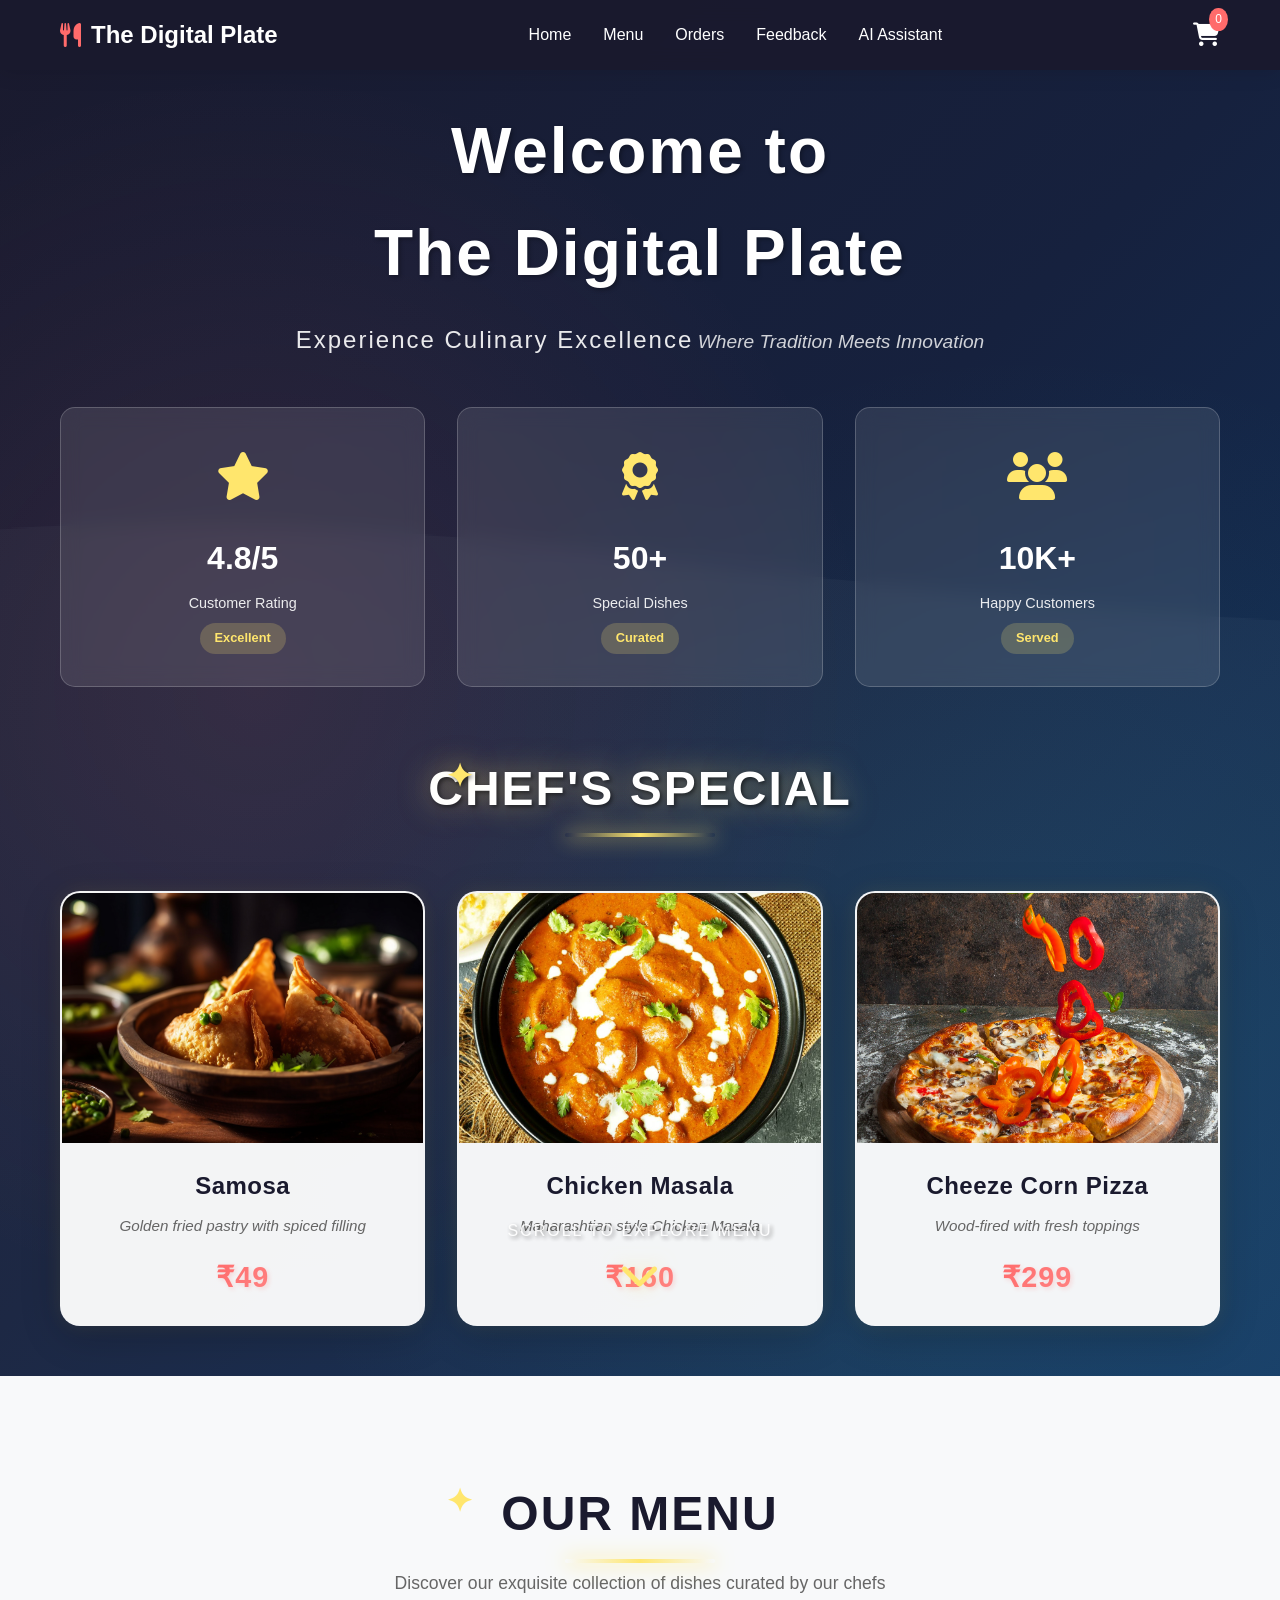
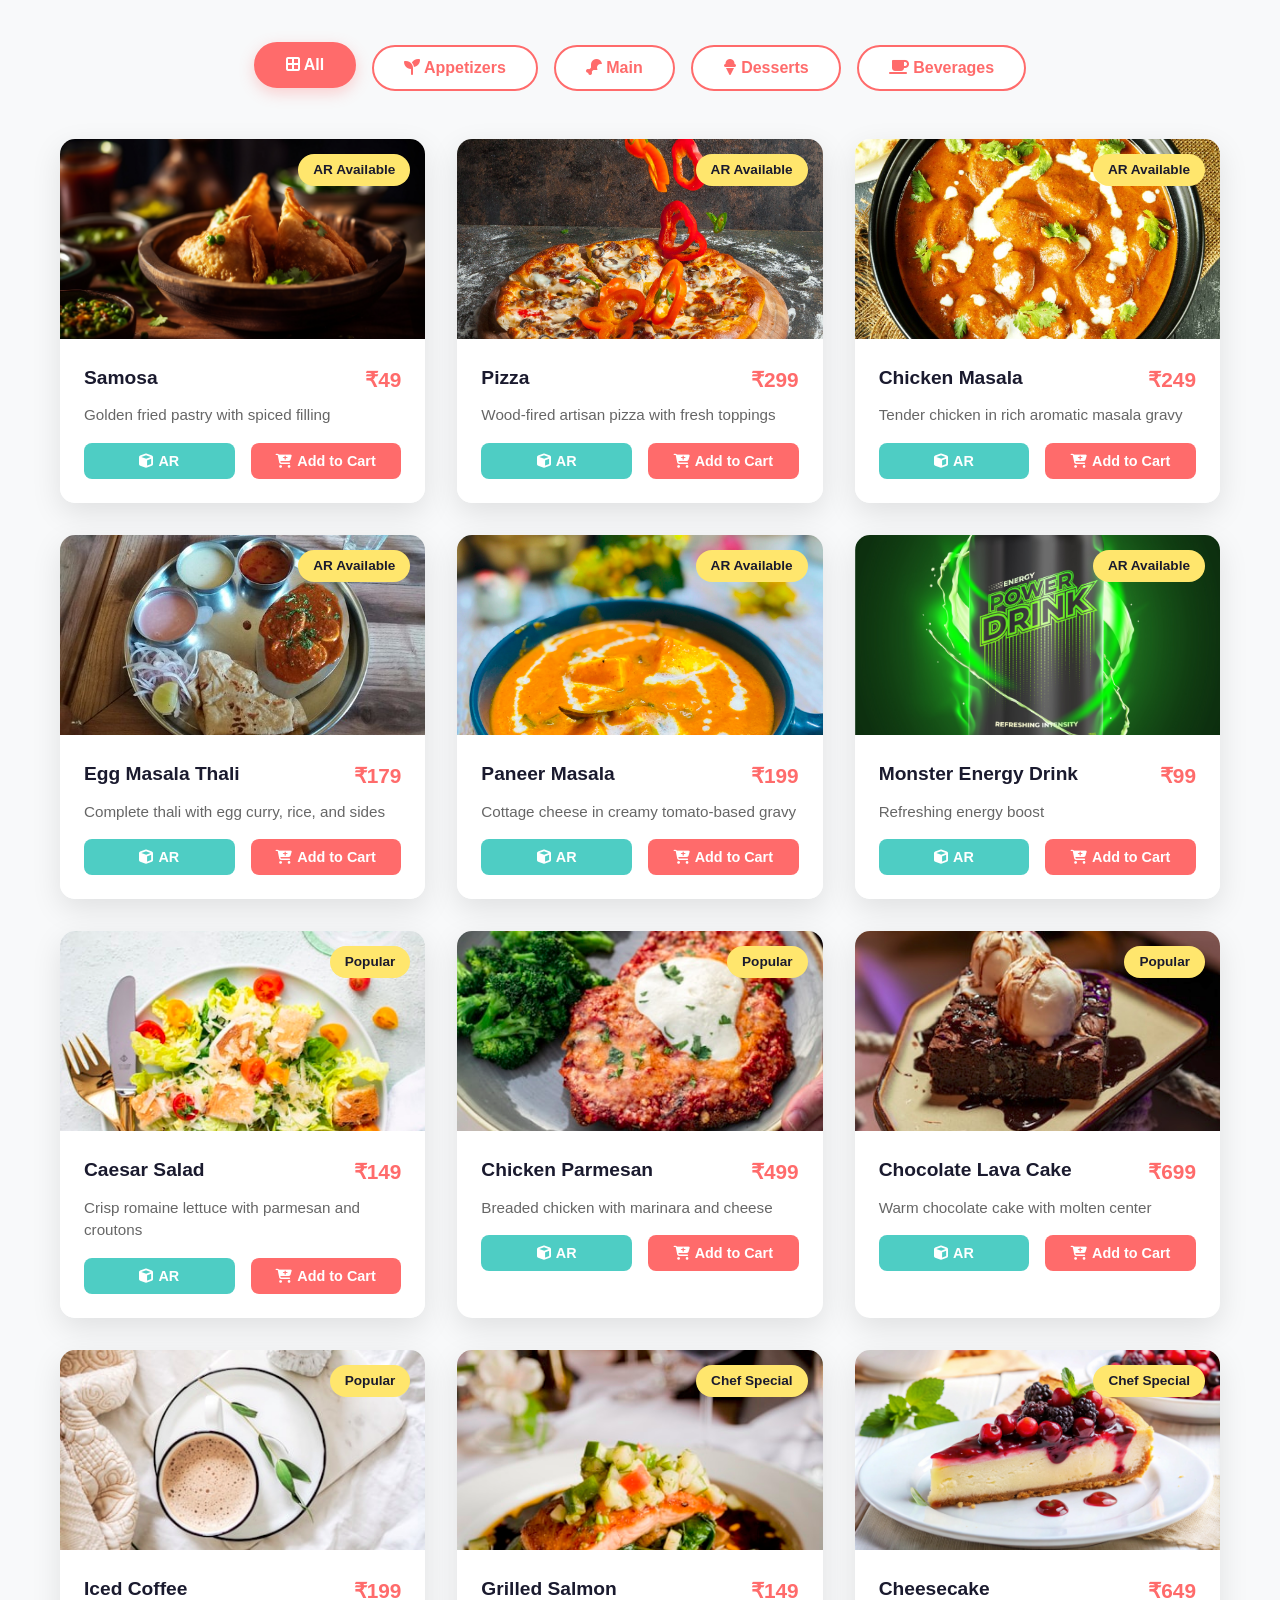
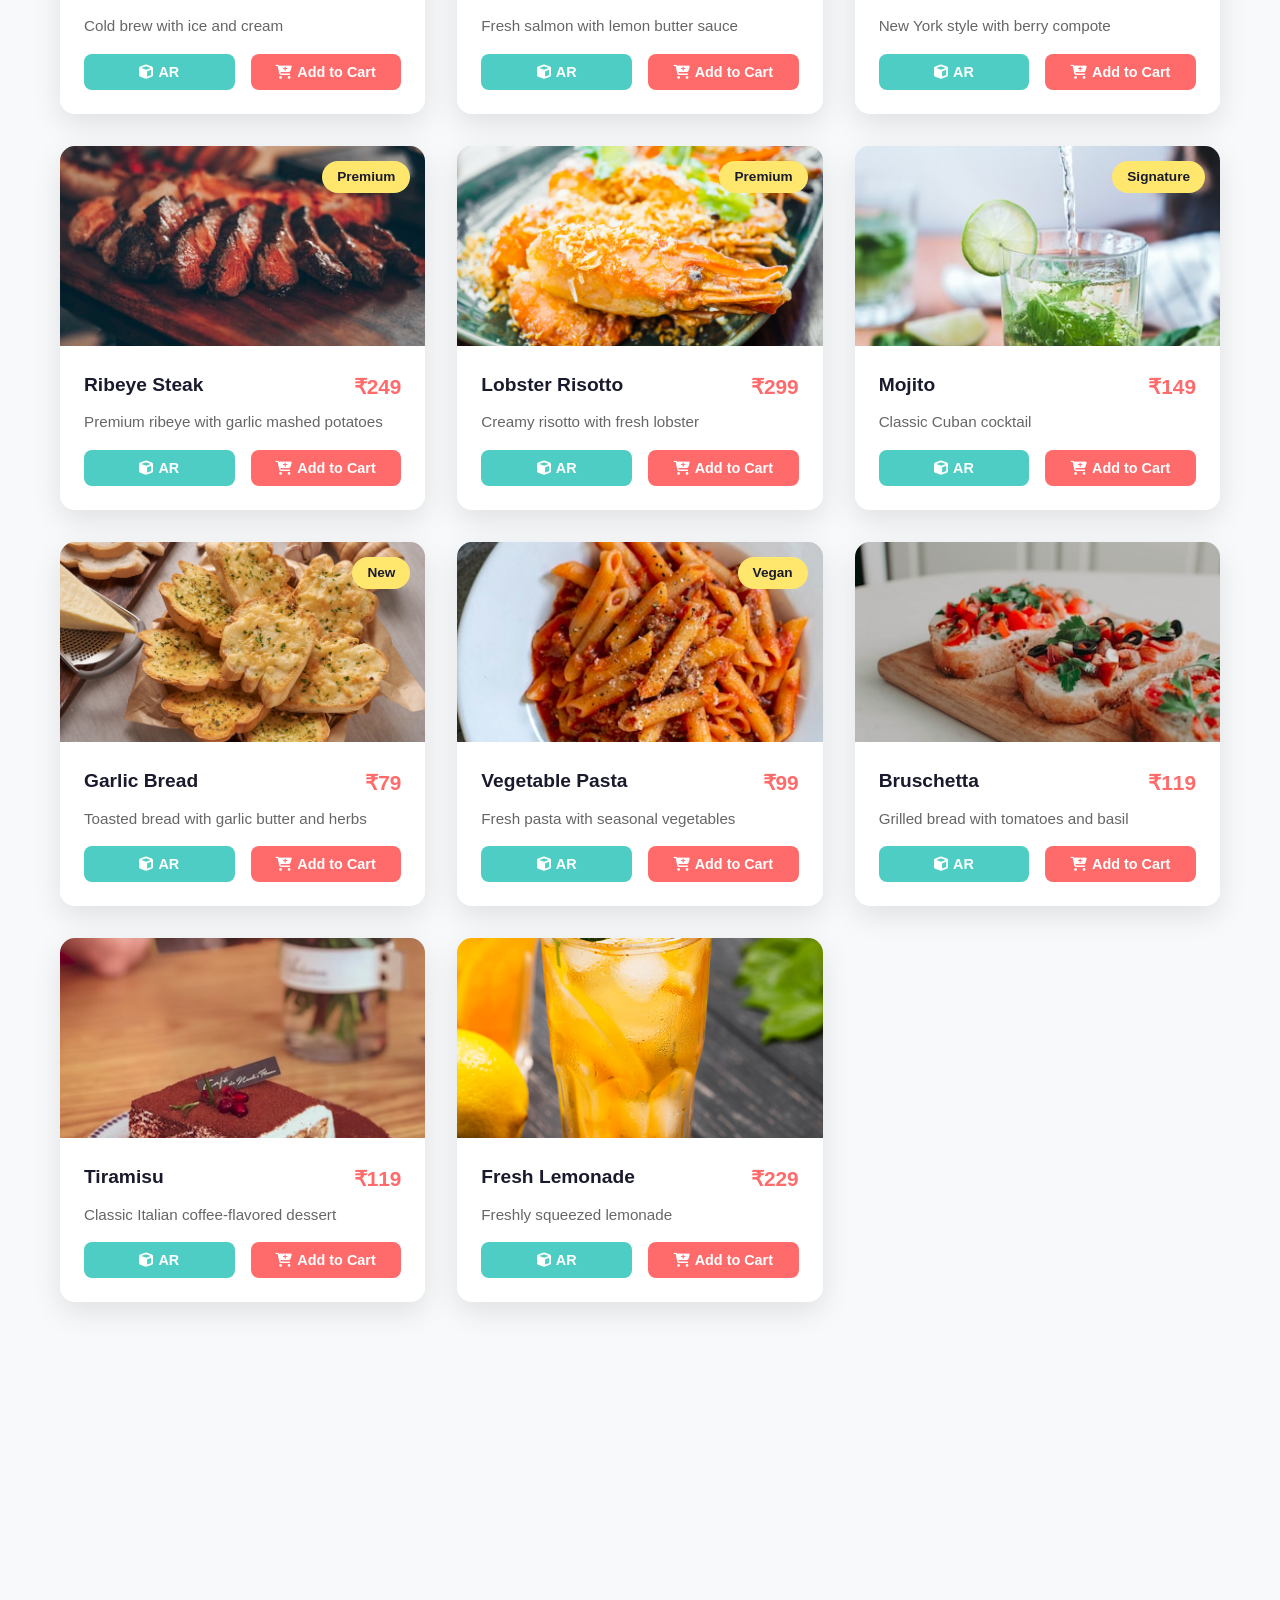
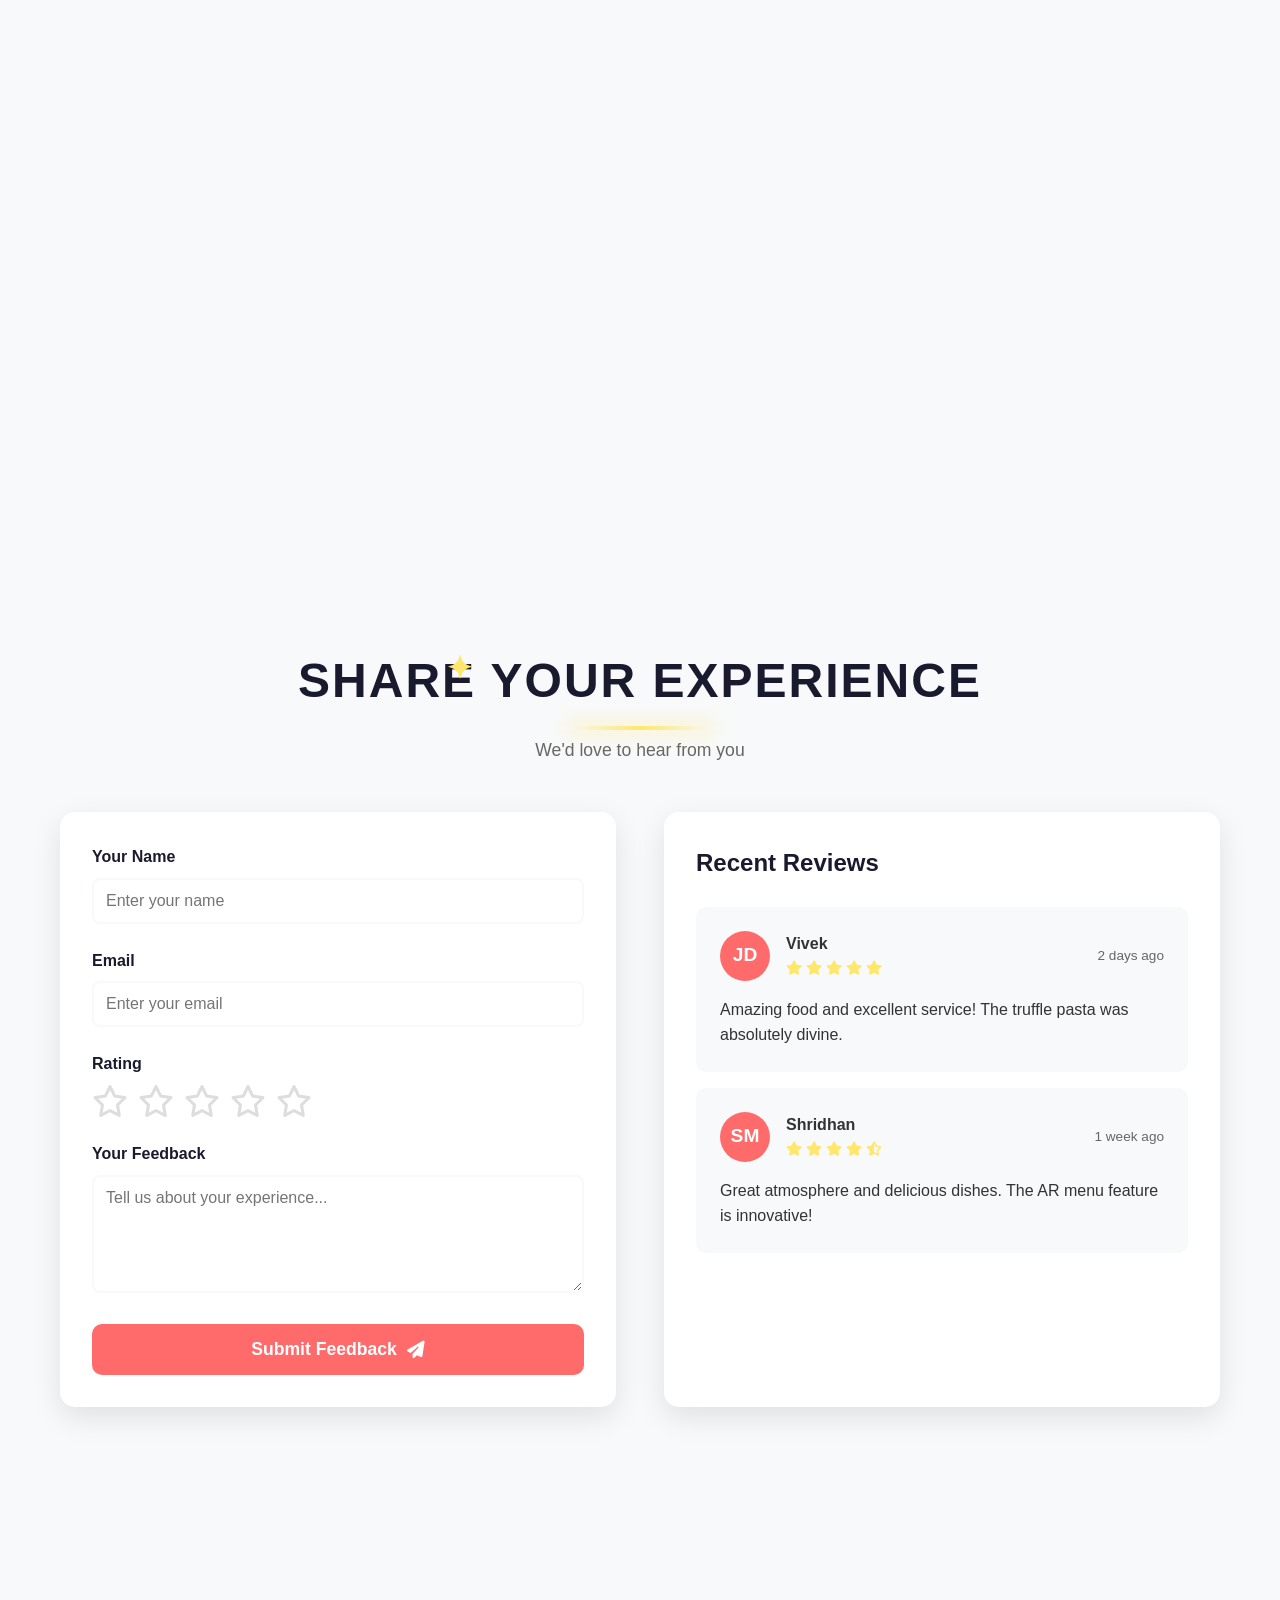
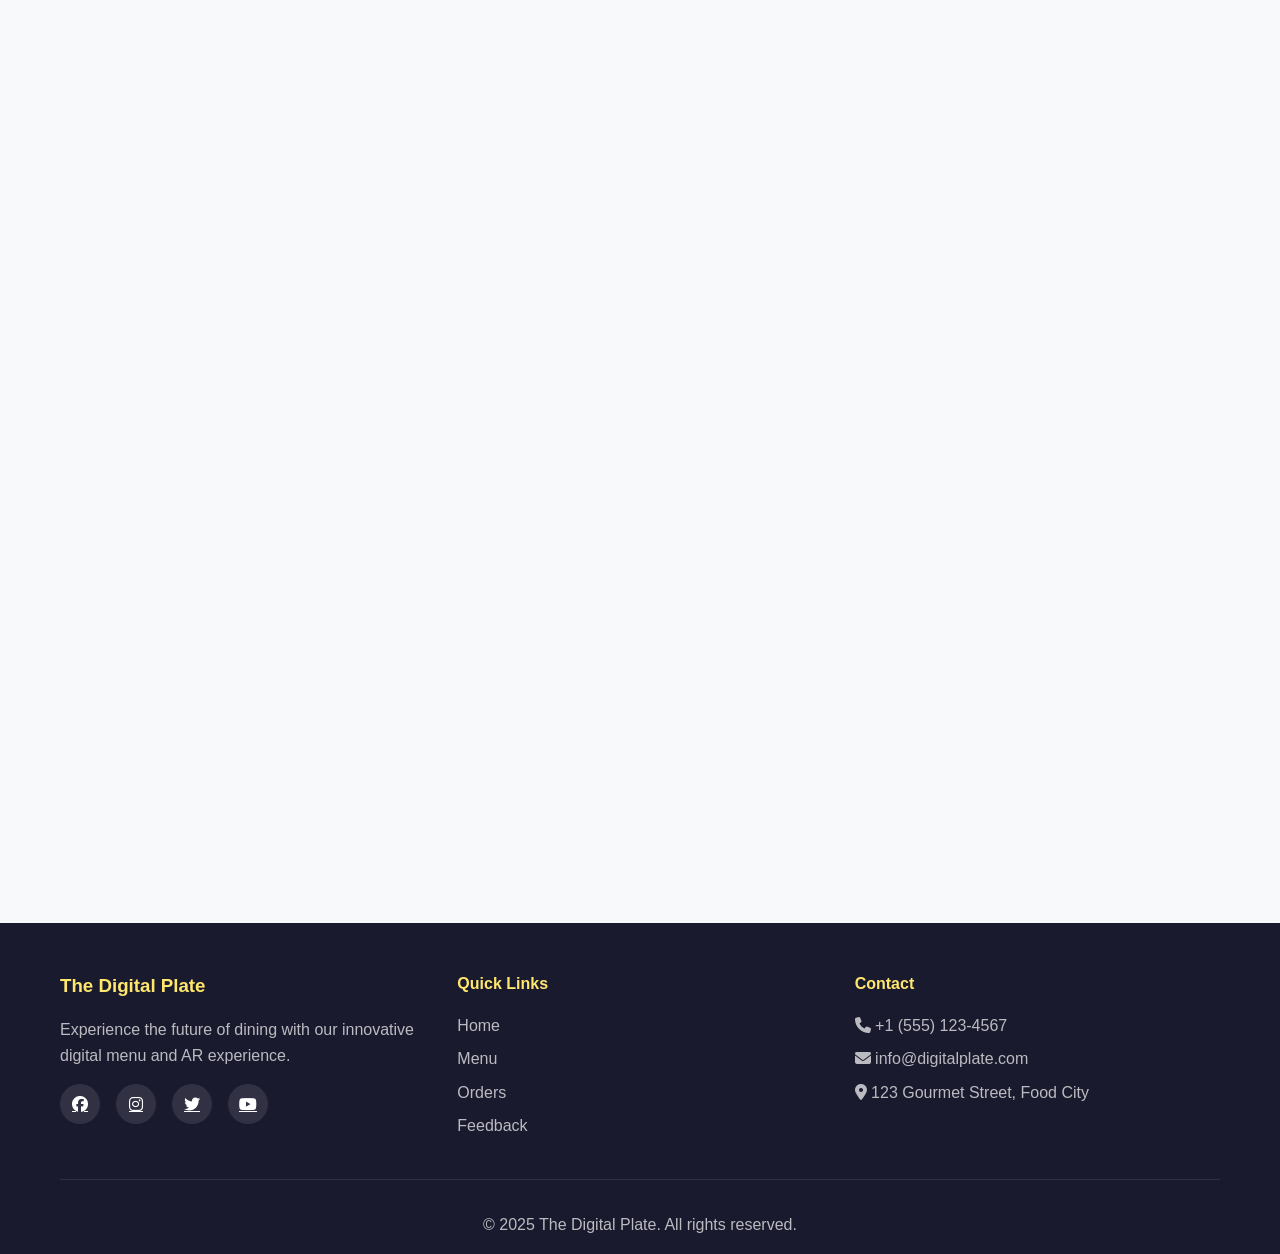
<file: index.html>
<!DOCTYPE html>
<html lang="en">
<head>
    <meta charset="UTF-8">
    <meta name="viewport" content="width=device-width, initial-scale=1.0, maximum-scale=5.0, user-scalable=yes">
    <meta name="theme-color" content="#1a1a2e">
    <title>The Digital Plate - Premium Dining Experience</title>
    <link rel="stylesheet" href="styles.css">
    <link rel="stylesheet" href="https://cdnjs.cloudflare.com/ajax/libs/font-awesome/6.4.0/css/all.min.css">
</head>
<body>
    <!-- Navigation -->
    <nav class="navbar">
        <div class="nav-container">
            <div class="logo">
                <i class="fas fa-utensils"></i>
                <span>The Digital Plate</span>
            </div>
            <button class="mobile-menu-toggle" id="mobileMenuToggle">
                <i class="fas fa-bars"></i>
            </button>
            <ul class="nav-menu" id="navMenu">
                <li><a href="#home" class="nav-link">Home</a></li>
                <li><a href="#menu" class="nav-link">Menu</a></li>
                <li><a href="#order" class="nav-link">Orders</a></li>
                <li><a href="#feedback" class="nav-link">Feedback</a></li>
                <li><a href="#ai-agent" class="nav-link">AI Assistant</a></li>
            </ul>
            <div class="cart-icon">
                <i class="fas fa-shopping-cart"></i>
                <span class="cart-count">0</span>
            </div>
        </div>
    </nav>

    <!-- Hero Section -->
    <section id="home" class="hero-section">
        <div class="hero-overlay"></div>
        <div class="hero-content">
            <h1 class="hero-title">
                <span class="text-reveal">Welcome to</span>
                <span class="text-reveal delay-1">The Digital Plate</span>
            </h1>
            <p class="hero-subtitle text-reveal delay-2">Experience Culinary Excellence</p>
            <p class="hero-tagline text-reveal delay-3">Where Tradition Meets Innovation</p>
            
            <!-- Hotel Info Cards -->
            <div class="info-cards">
                <div class="info-card fade-in-up delay-4">
                    <div class="info-icon">
                        <i class="fas fa-star"></i>
                    </div>
                    <h3>4.8/5</h3>
                    <p>Customer Rating</p>
                    <span class="info-badge">Excellent</span>
                </div>
                <div class="info-card fade-in-up delay-5">
                    <div class="info-icon">
                        <i class="fas fa-award"></i>
                    </div>
                    <h3>50+</h3>
                    <p>Special Dishes</p>
                    <span class="info-badge">Curated</span>
                </div>
                <div class="info-card fade-in-up delay-6">
                    <div class="info-icon">
                        <i class="fas fa-users"></i>
                    </div>
                    <h3>10K+</h3>
                    <p>Happy Customers</p>
                    <span class="info-badge">Served</span>
                </div>
            </div>

            <!-- Special Dishes Showcase -->
            <div class="special-dishes">
                <h2 class="section-title fade-in">Chef's Special</h2>
                <div class="dishes-grid">
                    <div class="dish-card">
                        <div class="dish-image">
                            <img src="images/samosa.jpg" alt="Samosa">
                            <div class="dish-overlay">
                                <button class="btn-view-ar" data-dish="Samosa">
                                    <i class="fas fa-cube"></i> View in AR
                                </button>
                            </div>
                        </div>
                        <div class="dish-info">
                            <h3>Samosa</h3>
                            <p>Golden fried pastry with spiced filling</p>
                            <span class="price">₹49</span>
                        </div>
                    </div>
                    <div class="dish-card">
                        <div class="dish-image">
                            <img src="images/Chicken_Masala.png" alt="Chicken_Masala">
                            <div class="dish-overlay">
                                <button class="btn-view-ar" data-dish="Chicken_Masala">
                                    <i class="fas fa-cube"></i> View in AR
                                </button>
                            </div>
                        </div>
                        <div class="dish-info">
                            <h3>Chicken Masala</h3>
                            <p>Maharashtian style Chicken Masala</p>
                            <span class="price">₹160</span>
                        </div>
                    </div>
                    <div class="dish-card">
                        <div class="dish-image">
                            <img src="images/pizza.jpg" alt="Pizza">
                            <div class="dish-overlay">
                                <button class="btn-view-ar" data-dish="Pizza">
                                    <i class="fas fa-cube"></i> View in AR
                                </button>
                            </div>
                        </div>
                        <div class="dish-info">
                            <h3>Cheeze Corn Pizza</h3>
                            <p>Wood-fired with fresh toppings</p>
                            <span class="price">₹299</span>
                        </div>
                    </div>
                </div>
            </div>

            <div class="scroll-indicator">
                <span>Scroll to explore menu</span>
                <i class="fas fa-chevron-down"></i>
            </div>
        </div>
    </section>

    <!-- Menu Section -->
    <section id="menu" class="menu-section">
        <div class="container">
            <h2 class="section-title">Our Menu</h2>
            <p class="section-subtitle">Discover our exquisite collection of dishes curated by our chefs</p>

            <!-- Category Filters -->
            <div class="menu-categories">
                <button class="category-btn active" data-category="all"><i class="fas fa-border-all"></i> All</button>
                <button class="category-btn" data-category="appetizers"><i class="fas fa-seedling"></i> Appetizers</button>
                <button class="category-btn" data-category="main"><i class="fas fa-drumstick-bite"></i> Main</button>
                <button class="category-btn" data-category="desserts"><i class="fas fa-ice-cream"></i> Desserts</button>
                <button class="category-btn" data-category="beverages"><i class="fas fa-coffee"></i> Beverages</button>
            </div>

            <!-- Menu Items Grid -->
            <div id="menuGrid" class="menu-grid" aria-live="polite"></div>
        </div>
    </section>

    <!-- Orders Section - BACK TO ORIGINAL POSITION -->
    <section id="order" class="order-section">
        <div class="container">
            <h2 class="section-title">Your Orders</h2>
            <div class="orders-container">
                <div class="cart-items" id="cartItems">
                    <div class="empty-cart">
                        <i class="fas fa-shopping-basket"></i>
                        <p>Your cart is empty</p>
                        <button class="btn-primary" onclick="scrollToSection('menu')">Browse Menu</button>
                    </div>
                </div>
                <div class="order-summary">
                    <h3>Order Summary</h3>
                    <div class="summary-item">
                        <span>Subtotal</span>
                        <span id="subtotal">₹0</span>
                    </div>
                    <div class="summary-item">
                        <span>Tax (10%)</span>
                        <span id="tax">₹0</span>
                    </div>
                    <div class="summary-item">
                        <span>Delivery</span>
                        <span id="delivery">₹0</span>
                    </div>
                    <hr>
                    <div class="summary-total">
                        <span>Total</span>
                        <span id="total">₹0</span>
                    </div>
                    <button class="btn-checkout">
                        <span>Proceed to Checkout</span>
                        <i class="fas fa-arrow-right"></i>
                    </button>
                </div>
            </div>
        </div>
    </section>

    <!-- Feedback Section -->
    <section id="feedback" class="feedback-section">
        <div class="container">
            <h2 class="section-title">Share Your Experience</h2>
            <p class="section-subtitle">We'd love to hear from you</p>

            <div class="feedback-container">
                <form class="feedback-form" id="feedbackForm">
                    <div class="form-group">
                        <label>Your Name</label>
                        <input type="text" placeholder="Enter your name" required>
                    </div>
                    <div class="form-group">
                        <label>Email</label>
                        <input type="email" placeholder="Enter your email" required>
                    </div>
                    <div class="form-group">
                        <label>Rating</label>
                        <div class="star-rating">
                            <i class="far fa-star" data-rating="1"></i>
                            <i class="far fa-star" data-rating="2"></i>
                            <i class="far fa-star" data-rating="3"></i>
                            <i class="far fa-star" data-rating="4"></i>
                            <i class="far fa-star" data-rating="5"></i>
                        </div>
                    </div>
                    <div class="form-group">
                        <label>Your Feedback</label>
                        <textarea rows="5" placeholder="Tell us about your experience..." required></textarea>
                    </div>
                    <button type="submit" class="btn-submit">
                        <span>Submit Feedback</span>
                        <i class="fas fa-paper-plane"></i>
                    </button>
                </form>

                <div class="reviews-container">
                    <h3>Recent Reviews</h3>
                    <div class="review-card">
                        <div class="review-header">
                            <div class="reviewer-info">
                                <div class="avatar">JD</div>
                                <div>
                                    <h4>Vivek</h4>
                                    <div class="review-stars">
                                        <i class="fas fa-star"></i>
                                        <i class="fas fa-star"></i>
                                        <i class="fas fa-star"></i>
                                        <i class="fas fa-star"></i>
                                        <i class="fas fa-star"></i>
                                    </div>
                                </div>
                            </div>
                            <span class="review-date">2 days ago</span>
                        </div>
                        <p>Amazing food and excellent service! The truffle pasta was absolutely divine.</p>
                    </div>
                    <div class="review-card">
                        <div class="review-header">
                            <div class="reviewer-info">
                                <div class="avatar">SM</div>
                                <div>
                                    <h4>Shridhan</h4>
                                    <div class="review-stars">
                                        <i class="fas fa-star"></i>
                                        <i class="fas fa-star"></i>
                                        <i class="fas fa-star"></i>
                                        <i class="fas fa-star"></i>
                                        <i class="fas fa-star-half-alt"></i>
                                    </div>
                                </div>
                            </div>
                            <span class="review-date">1 week ago</span>
                        </div>
                        <p>Great atmosphere and delicious dishes. The AR menu feature is innovative!</p>
                    </div>
                </div>
            </div>
        </div>
    </section>

    <!-- AI Agent Section -->
    <section id="ai-agent" class="ai-section">
        <div class="container">
            <h2 class="section-title">AI Assistant</h2>
            <p class="section-subtitle">Let our AI help you choose the perfect meal</p>

            <div class="chat-container">
                <div class="chat-messages" id="chatMessages">
                    <div class="message bot-message">
                        <div class="message-avatar">
                            <i class="fas fa-robot"></i>
                        </div>
                        <div class="message-content">
                            <p>Hello! I'm your digital dining assistant. How can I help you today?</p>
                            <div class="quick-actions">
                                <button class="quick-btn">Recommend a dish</button>
                                <button class="quick-btn">Dietary restrictions</button>
                                <button class="quick-btn">Today's specials</button>
                            </div>
                        </div>
                    </div>
                </div>
                <div class="chat-input-container">
                    <input type="text" id="chatInput" placeholder="Type your message...">
                    <button class="btn-send" id="btnSend">
                        <i class="fas fa-paper-plane"></i>
                    </button>
                </div>
            </div>
        </div>
    </section>

    <!-- Footer -->
    <footer class="footer">
        <div class="container">
            <div class="footer-content">
                <div class="footer-section">
                    <h3>The Digital Plate</h3>
                    <p>Experience the future of dining with our innovative digital menu and AR experience.</p>
                    <div class="social-links">
                        <a href="#"><i class="fab fa-facebook"></i></a>
                        <a href="#"><i class="fab fa-instagram"></i></a>
                        <a href="#"><i class="fab fa-twitter"></i></a>
                        <a href="#"><i class="fab fa-youtube"></i></a>
                    </div>
                </div>
                <div class="footer-section">
                    <h4>Quick Links</h4>
                    <ul>
                        <li><a href="#home">Home</a></li>
                        <li><a href="#menu">Menu</a></li>
                        <li><a href="#order">Orders</a></li>
                        <li><a href="#feedback">Feedback</a></li>
                    </ul>
                </div>
                <div class="footer-section">
                    <h4>Contact</h4>
                    <p><i class="fas fa-phone"></i> +1 (555) 123-4567</p>
                    <p><i class="fas fa-envelope"></i> info@digitalplate.com</p>
                    <p><i class="fas fa-map-marker-alt"></i> 123 Gourmet Street, Food City</p>
                </div>
            </div>
            <div class="footer-bottom">
                <p>&copy; 2025 The Digital Plate. All rights reserved.</p>
            </div>
        </div>
    </footer>

    <!-- Modal for AR Info -->
    <div class="modal" id="arModal" role="dialog" aria-modal="true" aria-labelledby="arModalTitle">
        <div class="modal-content">
            <span class="close-modal" aria-label="Close AR information modal">&times;</span>
            <h2 id="arModalTitle">Augmented Reality</h2>
            <div class="ar-container" id="arModalBody">
                <div class="ar-placeholder" id="arMessage">
                    <i class="fas fa-cube"></i>
                    <p class="ar-note" id="arNoteText">AR feature is available only for special dishes... We are working on it.</p>
                    <button class="btn-primary" id="arModalCloseBtn">Got It</button>
                </div>
            </div>
        </div>
    </div>

    <script src="script.js"></script>
</body>
</html>
</file>
<file: styles.css>
/* ===== CSS VARIABLES ===== */
:root {
    --primary-color: #ff6b6b;
    --secondary-color: #4ecdc4;
    --accent-color: #ffe66d;
    --dark-color: #1a1a2e;
    --light-color: #f8f9fa;
    --text-color: #333;
    --text-light: #666;
    --border-radius: 15px;
    --transition: all 0.3s cubic-bezier(0.4, 0, 0.2, 1);
    --box-shadow: 0 10px 30px rgba(0, 0, 0, 0.1);
    --hover-shadow: 0 15px 40px rgba(0, 0, 0, 0.15);
}

/* ===== RESET & BASE STYLES ===== */
* {
    margin: 0;
    padding: 0;
    box-sizing: border-box;
    -webkit-tap-highlight-color: transparent;
}

html {
    scroll-behavior: smooth;
    -webkit-text-size-adjust: 100%;
    -webkit-font-smoothing: antialiased;
    -moz-osx-font-smoothing: grayscale;
}

body {
    font-family: 'Segoe UI', Tahoma, Geneva, Verdana, sans-serif;
    color: var(--text-color);
    line-height: 1.6;
    overflow-x: hidden;
    scroll-behavior: smooth;
    background: var(--light-color);
    min-height: 100vh;
    position: relative;
    -webkit-overflow-scrolling: touch;
}

.container {
    max-width: 1200px;
    margin: 0 auto;
    padding: 0 20px;
    width: 100%;
}

/* Ensure all buttons are touch-friendly */
button,
.btn-view-ar,
.btn-ar,
.btn-add-cart,
.btn-primary,
.btn-submit,
.btn-checkout,
.category-btn,
.control-icon-btn,
.quantity-btn {
    -webkit-tap-highlight-color: transparent;
    touch-action: manipulation;
    user-select: none;
    -webkit-user-select: none;
    cursor: pointer;
}

/* ===== NAVIGATION ===== */
.navbar {
    position: fixed;
    top: 0;
    width: 100%;
    background: rgba(26, 26, 46, 0.95);
    backdrop-filter: blur(10px);
    z-index: 1000;
    padding: 1rem 0;
    box-shadow: 0 2px 20px rgba(0, 0, 0, 0.1);
    transition: var(--transition);
}

.navbar.scrolled {
    padding: 0.5rem 0;
    box-shadow: 0 5px 30px rgba(0, 0, 0, 0.2);
}

.nav-container {
    max-width: 1200px;
    margin: 0 auto;
    padding: 0 20px;
    display: flex;
    justify-content: space-between;
    align-items: center;
}

.logo {
    display: flex;
    align-items: center;
    gap: 10px;
    font-size: 1.5rem;
    font-weight: bold;
    color: white;
    cursor: pointer;
    transition: var(--transition);
}

.logo i {
    color: var(--primary-color);
    animation: rotate 3s infinite ease-in-out;
}

@keyframes rotate {
    0%, 100% { transform: rotate(0deg); }
    50% { transform: rotate(15deg); }
}

.logo:hover {
    transform: scale(1.05);
}

.nav-menu {
    display: flex;
    list-style: none;
    gap: 2rem;
}

.nav-link {
    color: white;
    text-decoration: none;
    font-weight: 500;
    position: relative;
    padding: 5px 0;
    transition: var(--transition);
}

.nav-link::after {
    content: '';
    position: absolute;
    bottom: 0;
    left: 0;
    width: 0;
    height: 2px;
    background: var(--primary-color);
    transition: width 0.3s ease;
}

.nav-link:hover {
    color: var(--primary-color);
}

.nav-link:hover::after {
    width: 100%;
}

.cart-icon {
    position: relative;
    color: white;
    font-size: 1.5rem;
    cursor: pointer;
    transition: var(--transition);
}

.cart-icon:hover {
    color: var(--primary-color);
    transform: scale(1.1);
}

.cart-count {
    position: absolute;
    top: -8px;
    right: -8px;
    background: var(--primary-color);
    color: white;
    font-size: 0.75rem;
    padding: 2px 6px;
    border-radius: 50%;
    animation: pulse 2s infinite;
}

@keyframes pulse {
    0%, 100% { transform: scale(1); }
    50% { transform: scale(1.1); }
}

/* Mobile Menu Toggle */
.mobile-menu-toggle {
    display: none;
    background: transparent;
    border: none;
    color: white;
    font-size: 1.5rem;
    cursor: pointer;
    padding: 0.5rem;
    transition: var(--transition);
    z-index: 1001;
}

.mobile-menu-toggle:hover {
    color: var(--primary-color);
}

.mobile-menu-toggle:active {
    transform: scale(0.9);
}

/* ===== HERO SECTION ===== */
.hero-section {
    min-height: 100vh;
    background: linear-gradient(135deg, #1a1a2e 0%, #16213e 50%, #0f3460 100%);
    position: relative;
    display: flex;
    align-items: center;
    justify-content: center;
    padding: 100px 20px 50px;
    overflow: hidden;
}

.hero-section::before {
    content: '';
    position: absolute;
    top: 0;
    left: 0;
    right: 0;
    bottom: 0;
    background: url('data:image/svg+xml,<svg xmlns="http://www.w3.org/2000/svg" viewBox="0 0 1440 320"><path fill="%23ffffff" fill-opacity="0.03" d="M0,96L48,112C96,128,192,160,288,160C384,160,480,128,576,122.7C672,117,768,139,864,144C960,149,1056,139,1152,122.7C1248,107,1344,85,1392,74.7L1440,64L1440,320L1392,320C1344,320,1248,320,1152,320C1056,320,960,320,864,320C768,320,672,320,576,320C480,320,384,320,288,320C192,320,96,320,48,320L0,320Z"></path></svg>');
    background-size: cover;
    background-position: bottom;
    animation: wave 15s ease-in-out infinite;
    pointer-events: none;
}

@keyframes wave {
    0%, 100% { transform: translateX(0); }
    50% { transform: translateX(-50px); }
}

.hero-overlay {
    position: absolute;
    top: 0;
    left: 0;
    right: 0;
    bottom: 0;
    background: radial-gradient(circle at 20% 50%, rgba(255, 107, 107, 0.1) 0%, transparent 50%),
                radial-gradient(circle at 80% 80%, rgba(78, 205, 196, 0.1) 0%, transparent 50%);
}

.hero-content {
    position: relative;
    z-index: 1;
    text-align: center;
    max-width: 1200px;
    width: 100%;
}

.hero-title {
    font-size: 4rem;
    font-weight: 800;
    color: white;
    margin-bottom: 1rem;
    text-shadow: 2px 2px 4px rgba(0, 0, 0, 0.3);
    letter-spacing: 2px;
}

.hero-title span {
    display: block;
}

.hero-subtitle {
    font-size: 1.5rem;
    color: rgba(255, 255, 255, 0.9);
    margin-bottom: 3rem;
    font-weight: 300;
    letter-spacing: 2px;
}

.hero-tagline {
    font-size: 1.2rem;
    color: rgba(255, 255, 255, 0.8);
    margin-bottom: 3rem;
    font-weight: 400;
    font-style: italic;
}

/* Text Reveal Animation */
.text-reveal {
    display: inline-block;
    opacity: 0;
    animation: revealText 0.8s ease forwards;
}

.delay-1 { animation-delay: 0.2s; }
.delay-2 { animation-delay: 0.4s; }
.delay-3 { animation-delay: 0.6s; }
.delay-4 { animation-delay: 0.8s; }
.delay-5 { animation-delay: 1s; }
.delay-6 { animation-delay: 1.2s; }

@keyframes revealText {
    from {
        opacity: 0;
        transform: translateY(30px);
    }
    to {
        opacity: 1;
        transform: translateY(0);
    }
}

/* Info Cards */
.info-cards {
    display: grid;
    grid-template-columns: repeat(auto-fit, minmax(200px, 1fr));
    gap: 2rem;
    margin-bottom: 4rem;
    padding: 0 20px;
}

.info-card {
    background: rgba(255, 255, 255, 0.1);
    backdrop-filter: blur(10px);
    border: 1px solid rgba(255, 255, 255, 0.2);
    padding: 2rem;
    border-radius: 15px;
    text-align: center;
    color: white;
    transition: var(--transition);
    cursor: pointer;
}

.info-card:hover {
    transform: translateY(-10px);
    background: rgba(255, 255, 255, 0.15);
    box-shadow: 0 10px 30px rgba(0, 0, 0, 0.3);
}

.info-icon {
    font-size: 3rem;
    margin-bottom: 1rem;
    color: var(--accent-color);
}

.info-card h3 {
    font-size: 2rem;
    margin-bottom: 0.5rem;
    font-weight: 700;
}

.info-card p {
    font-size: 0.9rem;
    opacity: 0.9;
}

.info-badge {
    display: inline-block;
    margin-top: 0.5rem;
    padding: 5px 15px;
    background: rgba(255, 230, 109, 0.2);
    border-radius: 20px;
    font-size: 0.8rem;
    font-weight: 600;
    color: var(--accent-color);
}

.fade-in {
    opacity: 0;
    animation: fadeIn 1s ease forwards;
}

.fade-in-up {
    opacity: 0;
    animation: fadeInUp 0.8s ease forwards;
}

@keyframes fadeIn {
    to { opacity: 1; }
}

@keyframes fadeInUp {
    from {
        opacity: 0;
        transform: translateY(30px);
    }
    to {
        opacity: 1;
        transform: translateY(0);
    }
}

/* Special Dishes */
.special-dishes {
    margin-top: 4rem;
}

.section-title {
    font-size: 3rem;
    text-align: center;
    margin-bottom: 1rem;
    color: white;
    position: relative;
    display: inline-block;
    width: 100%;
    font-weight: 800;
    letter-spacing: 2px;
    text-transform: uppercase;
    text-shadow: 
        2px 2px 4px rgba(0, 0, 0, 0.5),
        0 0 30px rgba(255, 230, 109, 0.5);
}

/* Override for non-hero sections */
.menu-section .section-title,
.order-section .section-title,
.feedback-section .section-title,
.ai-section .section-title {
    color: var(--dark-color);
    text-shadow: none;
}

.section-title::after {
    content: '';
    position: absolute;
    bottom: -10px;
    left: 50%;
    transform: translateX(-50%);
    width: 150px;
    height: 4px;
    background: linear-gradient(90deg, transparent, var(--accent-color), transparent);
    border-radius: 2px;
    box-shadow: 0 0 20px var(--accent-color);
}

.section-title::before {
    content: '✦';
    position: absolute;
    left: 50%;
    transform: translateX(-50%) translateX(-180px);
    color: var(--accent-color);
    font-size: 2rem;
    animation: sparkle 2s infinite;
}

@keyframes sparkle {
    0%, 100% { opacity: 1; transform: translateX(-50%) translateX(-180px) scale(1); }
    50% { opacity: 0.5; transform: translateX(-50%) translateX(-180px) scale(1.2); }
}

.dishes-grid {
    display: grid;
    grid-template-columns: repeat(auto-fit, minmax(300px, 1fr));
    gap: 2rem;
    margin-top: 3rem;
    padding: 0 20px;
}

.dish-card {
    background: rgba(255, 255, 255, 0.95);
    border-radius: 20px;
    overflow: hidden;
    box-shadow: 
        0 10px 40px rgba(0, 0, 0, 0.2),
        0 0 20px rgba(255, 230, 109, 0.1);
    transition: var(--transition);
    cursor: pointer;
    position: relative;
    border: 2px solid transparent;
}

.dish-card::before {
    content: '';
    position: absolute;
    top: 0;
    left: 0;
    right: 0;
    bottom: 0;
    background: linear-gradient(135deg, rgba(255, 107, 107, 0.1), rgba(78, 205, 196, 0.1));
    opacity: 0;
    transition: var(--transition);
    z-index: 1;
    pointer-events: none;
}

.dish-card:hover::before {
    opacity: 1;
}

.dish-card:hover {
    transform: translateY(-15px) scale(1.03);
    box-shadow: 
        0 25px 60px rgba(0, 0, 0, 0.3),
        0 0 40px rgba(255, 230, 109, 0.3),
        inset 0 0 20px rgba(255, 255, 255, 0.5);
    border-color: rgba(255, 230, 109, 0.5);
}

.dish-image {
    position: relative;
    overflow: hidden;
    height: 250px;
}

.dish-image img {
    width: 100%;
    height: 100%;
    object-fit: cover;
    transition: transform 0.5s ease;
}

.dish-card:hover .dish-image img {
    transform: scale(1.1);
}

.dish-overlay {
    position: absolute;
    top: 0;
    left: 0;
    right: 0;
    bottom: 0;
    background: rgba(0, 0, 0, 0.7);
    display: flex;
    align-items: center;
    justify-content: center;
    opacity: 0;
    transition: var(--transition);
}

.dish-card:hover .dish-overlay {
    opacity: 1;
}

.btn-view-ar {
    background: linear-gradient(135deg, var(--primary-color), #ff8787);
    color: white;
    border: none;
    padding: 14px 28px;
    border-radius: 30px;
    font-size: 1.1rem;
    font-weight: 600;
    cursor: pointer;
    display: flex;
    align-items: center;
    gap: 10px;
    transition: var(--transition);
    transform: translateY(20px);
    box-shadow: 
        0 5px 20px rgba(255, 107, 107, 0.4),
        inset 0 0 10px rgba(255, 255, 255, 0.2);
    letter-spacing: 1px;
    text-transform: uppercase;
    position: relative;
    overflow: hidden;
}

.btn-view-ar::before {
    content: '';
    position: absolute;
    top: 50%;
    left: 50%;
    width: 0;
    height: 0;
    border-radius: 50%;
    background: rgba(255, 255, 255, 0.3);
    transform: translate(-50%, -50%);
    transition: width 0.6s, height 0.6s;
}

.btn-view-ar:hover::before {
    width: 300px;
    height: 300px;
}

.dish-card:hover .btn-view-ar {
    transform: translateY(0);
}

.btn-view-ar:hover {
    background: linear-gradient(135deg, var(--secondary-color), #6ee7e0);
    transform: scale(1.1) translateY(0);
    box-shadow: 
        0 8px 30px rgba(78, 205, 196, 0.5),
        inset 0 0 15px rgba(255, 255, 255, 0.3);
}

.btn-view-ar i {
    animation: rotate3d 3s infinite ease-in-out;
    font-size: 1.2rem;
}

.dish-info {
    padding: 1.5rem;
    position: relative;
    z-index: 2;
}

.dish-info h3 {
    font-size: 1.5rem;
    margin-bottom: 0.5rem;
    color: var(--dark-color);
    font-weight: 700;
    letter-spacing: 0.5px;
    text-transform: capitalize;
}

.dish-info p {
    color: var(--text-light);
    margin-bottom: 1rem;
    font-size: 0.95rem;
    line-height: 1.6;
    font-style: italic;
}

.price {
    font-size: 1.8rem;
    font-weight: 800;
    background: linear-gradient(135deg, var(--primary-color), #ff8787);
    -webkit-background-clip: text;
    -webkit-text-fill-color: transparent;
    background-clip: text;
    display: inline-block;
    text-shadow: 2px 2px 4px rgba(255, 107, 107, 0.2);
    letter-spacing: 1px;
}

/* Scroll Indicator */
.scroll-indicator {
    position: absolute;
    bottom: 30px;
    left: 50%;
    transform: translateX(-50%);
    text-align: center;
    color: white;
    animation: bounce 2s infinite;
    z-index: 10;
}

.scroll-indicator span {
    display: block;
    margin-bottom: 10px;
    font-size: 1rem;
    font-weight: 500;
    letter-spacing: 2px;
    text-transform: uppercase;
    text-shadow: 2px 2px 4px rgba(0, 0, 0, 0.5);
    opacity: 0.9;
}

.scroll-indicator i {
    font-size: 2.5rem;
    color: var(--accent-color);
    filter: drop-shadow(0 0 10px rgba(255, 230, 109, 0.6));
    animation: bounce 2s infinite, glow 2s infinite alternate;
}

@keyframes bounce {
    0%, 100% { transform: translateX(-50%) translateY(0); }
    50% { transform: translateX(-50%) translateY(-15px); }
}

@keyframes glow {
    0% { filter: drop-shadow(0 0 10px rgba(255, 230, 109, 0.6)); }
    100% { filter: drop-shadow(0 0 25px rgba(255, 230, 109, 1)); }
}

/* ===== MENU SECTION ===== */
/* ===== MENU SECTION ===== */
.menu-section {
    padding: 100px 20px;
    background: #f8f9fa !important;
    position: relative;
    min-height: 100vh;
    width: 100%;
}

.menu-section .container {
    width: 100%;
    max-width: 1200px;
    margin: 0 auto;
}

.menu-section .section-title {
    color: #1a1a2e !important;
    text-shadow: none !important;
    font-size: 3rem;
    text-align: center;
    margin-bottom: 1rem;
    font-weight: 800;
    letter-spacing: 2px;
    text-transform: uppercase;
}

.menu-section .section-title::after {
    content: '';
    position: absolute;
    bottom: -10px;
    left: 50%;
    transform: translateX(-50%);
    width: 150px;
    height: 4px;
    background: linear-gradient(90deg, transparent, #ffe66d, transparent);
    border-radius: 2px;
}

.section-subtitle {
    text-align: center;
    color: #666 !important;
    font-size: 1.1rem;
    margin-bottom: 3rem;
}

.menu-categories {
    display: flex;
    justify-content: center;
    flex-wrap: wrap;
    gap: 1rem;
    margin-bottom: 3rem;
}

.category-btn {
    padding: 12px 30px;
    border: 2px solid #ff6b6b;
    background: white;
    color: #ff6b6b !important;
    border-radius: 25px;
    font-size: 1rem;
    font-weight: 600;
    cursor: pointer;
    transition: all 0.3s ease;
}

.category-btn:hover,
.category-btn.active {
    background: #ff6b6b !important;
    color: white !important;
    transform: translateY(-3px);
    box-shadow: 0 5px 15px rgba(255, 107, 107, 0.3);
}

.menu-grid {
    display: grid;
    grid-template-columns: repeat(auto-fill, minmax(300px, 1fr));
    gap: 2rem;
    width: 100%;
}

.menu-item {
    background: white !important;
    border-radius: 15px;
    overflow: hidden;
    box-shadow: 0 10px 30px rgba(0, 0, 0, 0.1);
    transition: all 0.3s ease;
    opacity: 1 !important;
    visibility: visible !important;
    display: block !important;
}

.menu-item:hover {
    transform: translateY(-10px);
    box-shadow: 0 15px 40px rgba(0, 0, 0, 0.15);
}

.menu-item-image {
    position: relative;
    height: 200px;
    overflow: hidden;
    background: #e0e0e0;
}

.menu-item-image img {
    width: 100%;
    height: 100%;
    object-fit: cover;
    display: block;
}

.menu-item-badge {
    position: absolute;
    top: 15px;
    right: 15px;
    background: #ffe66d;
    color: #1a1a2e;
    padding: 5px 15px;
    border-radius: 20px;
    font-size: 0.85rem;
    font-weight: bold;
}

.menu-item-content {
    padding: 1.5rem;
    background: white;
}

.menu-item-header {
    display: flex;
    justify-content: space-between;
    align-items: start;
    margin-bottom: 0.5rem;
}

.menu-item-title {
    font-size: 1.2rem;
    color: #1a1a2e !important;
    font-weight: 600;
}

.menu-item-price {
    font-size: 1.3rem;
    font-weight: bold;
    color: #ff6b6b !important;
}

.menu-item-description {
    color: #666 !important;
    margin-bottom: 1rem;
    font-size: 0.95rem;
    line-height: 1.5;
}

.menu-item-footer {
    display: flex;
    gap: 1rem;
}

.btn-ar,
.btn-add-cart {
    flex: 1;
    padding: 10px;
    border: none;
    border-radius: 8px;
    font-weight: 600;
    cursor: pointer;
    transition: all 0.3s ease;
    display: flex;
    align-items: center;
    justify-content: center;
    gap: 5px;
    font-size: 0.9rem;
}

.btn-ar {
    background: #4ecdc4 !important;
    color: white !important;
}

.btn-ar:hover {
    background: #1a1a2e !important;
    transform: scale(1.05);
}

.btn-add-cart {
    background: #ff6b6b !important;
    color: white !important;
}

.btn-add-cart:hover {
    background: #1a1a2e !important;
    transform: scale(1.05);
}

.btn-add-cart.added {
    background: #4caf50 !important;
}

/* ===== ORDER SECTION ===== */
.order-section {
    padding: 100px 20px;
    background: white;
}

.orders-container {
    display: grid;
    grid-template-columns: 2fr 1fr;
    gap: 2rem;
    margin-top: 3rem;
}

.cart-items {
    background: var(--light-color);
    border-radius: var(--border-radius);
    padding: 2rem;
    min-height: 400px;
}

.empty-cart {
    display: flex;
    flex-direction: column;
    align-items: center;
    justify-content: center;
    height: 100%;
    color: var(--text-light);
}

.empty-cart i {
    font-size: 5rem;
    margin-bottom: 1rem;
    color: var(--primary-color);
    animation: swing 2s ease-in-out infinite;
}

@keyframes swing {
    0%, 100% { transform: rotate(0deg); }
    25% { transform: rotate(-10deg); }
    75% { transform: rotate(10deg); }
}

.cart-item {
    background: white;
    border-radius: 10px;
    padding: 1rem;
    margin-bottom: 1rem;
    display: flex;
    gap: 1rem;
    transition: var(--transition);
    animation: slideInLeft 0.5s ease;
}

@keyframes slideInLeft {
    from {
        opacity: 0;
        transform: translateX(-50px);
    }
    to {
        opacity: 1;
        transform: translateX(0);
    }
}

.cart-item:hover {
    transform: translateX(5px);
    box-shadow: var(--box-shadow);
}

.cart-item-image {
    width: 80px;
    height: 80px;
    border-radius: 8px;
    overflow: hidden;
}

.cart-item-image img {
    width: 100%;
    height: 100%;
    object-fit: cover;
}

.cart-item-details {
    flex: 1;
}

.cart-item-name {
    font-weight: 600;
    margin-bottom: 0.5rem;
}

.cart-item-price {
    color: var(--primary-color);
    font-weight: bold;
}

.cart-item-quantity {
    display: flex;
    align-items: center;
    gap: 1rem;
    margin-top: 0.5rem;
}

.quantity-btn {
    background: var(--primary-color);
    color: white;
    border: none;
    width: 30px;
    height: 30px;
    border-radius: 50%;
    cursor: pointer;
    transition: var(--transition);
    font-size: 1.2rem;
    display: flex;
    align-items: center;
    justify-content: center;
}

.quantity-btn:hover {
    background: var(--dark-color);
    transform: scale(1.1);
}

.btn-remove {
    background: #e74c3c;
    color: white;
    border: none;
    padding: 8px 16px;
    border-radius: 8px;
    cursor: pointer;
    transition: var(--transition);
}

.btn-remove:hover {
    background: #c0392b;
    transform: scale(1.05);
}

.order-summary {
    background: white;
    border: 2px solid var(--light-color);
    border-radius: var(--border-radius);
    padding: 2rem;
    height: fit-content;
    position: sticky;
    top: 100px;
    box-shadow: var(--box-shadow);
}

.order-summary h3 {
    font-size: 1.5rem;
    margin-bottom: 1.5rem;
    color: var(--dark-color);
}

.summary-item {
    display: flex;
    justify-content: space-between;
    margin-bottom: 1rem;
    color: var(--text-light);
}

.summary-total {
    display: flex;
    justify-content: space-between;
    font-size: 1.3rem;
    font-weight: bold;
    color: var(--dark-color);
    margin-top: 1rem;
}

.btn-checkout {
    width: 100%;
    margin-top: 1.5rem;
    padding: 15px;
    background: var(--primary-color);
    color: white;
    border: none;
    border-radius: 10px;
    font-size: 1.1rem;
    font-weight: 600;
    cursor: pointer;
    transition: var(--transition);
    display: flex;
    align-items: center;
    justify-content: center;
    gap: 10px;
}

.btn-checkout:hover {
    background: var(--dark-color);
    transform: translateY(-3px);
    box-shadow: 0 10px 25px rgba(255, 107, 107, 0.3);
}

.btn-checkout i {
    transition: transform 0.3s ease;
}

.btn-checkout:hover i {
    transform: translateX(5px);
}

/* ===== FEEDBACK SECTION ===== */
.feedback-section {
    padding: 100px 20px;
    background: var(--light-color);
}

.feedback-container {
    display: grid;
    grid-template-columns: 1fr 1fr;
    gap: 3rem;
    margin-top: 3rem;
}

.feedback-form {
    background: white;
    padding: 2rem;
    border-radius: var(--border-radius);
    box-shadow: var(--box-shadow);
}

.form-group {
    margin-bottom: 1.5rem;
}

.form-group label {
    display: block;
    margin-bottom: 0.5rem;
    font-weight: 600;
    color: var(--dark-color);
}

.form-group input,
.form-group textarea {
    width: 100%;
    padding: 12px;
    border: 2px solid var(--light-color);
    border-radius: 8px;
    font-size: 1rem;
    transition: var(--transition);
    font-family: inherit;
}

.form-group input:focus,
.form-group textarea:focus {
    outline: none;
    border-color: var(--primary-color);
    box-shadow: 0 0 0 3px rgba(255, 107, 107, 0.1);
    transform: translateY(-2px);
}

.star-rating {
    display: flex;
    gap: 10px;
    font-size: 2rem;
}

.star-rating i {
    cursor: pointer;
    color: #ddd;
    transition: var(--transition);
}

.star-rating i:hover,
.star-rating i.active {
    color: var(--accent-color);
    transform: scale(1.2);
}

.btn-submit {
    width: 100%;
    padding: 15px;
    background: var(--primary-color);
    color: white;
    border: none;
    border-radius: 10px;
    font-size: 1.1rem;
    font-weight: 600;
    cursor: pointer;
    transition: var(--transition);
    display: flex;
    align-items: center;
    justify-content: center;
    gap: 10px;
}

.btn-submit:hover {
    background: var(--dark-color);
    transform: translateY(-3px);
    box-shadow: 0 10px 25px rgba(255, 107, 107, 0.3);
}

.btn-submit i {
    transition: transform 0.3s ease;
}

.btn-submit:hover i {
    transform: translateX(5px);
}

.reviews-container {
    background: white;
    padding: 2rem;
    border-radius: var(--border-radius);
    box-shadow: var(--box-shadow);
    max-height: 600px;
    overflow-y: auto;
}

.reviews-container h3 {
    font-size: 1.5rem;
    margin-bottom: 1.5rem;
    color: var(--dark-color);
}

.review-card {
    background: var(--light-color);
    padding: 1.5rem;
    border-radius: 10px;
    margin-bottom: 1rem;
    transition: var(--transition);
    animation: fadeInUp 0.5s ease;
}

.review-card:hover {
    transform: translateX(5px);
    box-shadow: var(--box-shadow);
}

.review-header {
    display: flex;
    justify-content: space-between;
    align-items: center;
    margin-bottom: 1rem;
}

.reviewer-info {
    display: flex;
    gap: 1rem;
    align-items: center;
}

.avatar {
    width: 50px;
    height: 50px;
    border-radius: 50%;
    background: var(--primary-color);
    color: white;
    display: flex;
    align-items: center;
    justify-content: center;
    font-weight: bold;
    font-size: 1.2rem;
}

.review-stars {
    color: var(--accent-color);
    font-size: 0.9rem;
}

.review-date {
    color: var(--text-light);
    font-size: 0.85rem;
}

.review-card p {
    color: var(--text-color);
    line-height: 1.6;
}

/* ===== AI SECTION ===== */
.ai-section {
    padding: 100px 20px;
    background: white;
}

.chat-container {
    max-width: 800px;
    margin: 3rem auto;
    background: white;
    border-radius: var(--border-radius);
    box-shadow: var(--box-shadow);
    overflow: hidden;
}

.chat-messages {
    height: 500px;
    overflow-y: auto;
    padding: 2rem;
    background: var(--light-color);
}

.message {
    display: flex;
    gap: 1rem;
    margin-bottom: 1.5rem;
    animation: messageSlide 0.5s ease;
}

@keyframes messageSlide {
    from {
        opacity: 0;
        transform: translateY(20px);
    }
    to {
        opacity: 1;
        transform: translateY(0);
    }
}

.message-avatar {
    width: 40px;
    height: 40px;
    border-radius: 50%;
    display: flex;
    align-items: center;
    justify-content: center;
    flex-shrink: 0;
}

.bot-message .message-avatar {
    background: var(--secondary-color);
    color: white;
}

.user-message {
    flex-direction: row-reverse;
}

.user-message .message-avatar {
    background: var(--primary-color);
    color: white;
}

.message-content {
    max-width: 70%;
}

.bot-message .message-content {
    background: white;
    padding: 1rem;
    border-radius: 0 15px 15px 15px;
    box-shadow: 0 2px 10px rgba(0, 0, 0, 0.05);
}

.user-message .message-content {
    background: var(--primary-color);
    color: white;
    padding: 1rem;
    border-radius: 15px 0 15px 15px;
}

.quick-actions {
    display: flex;
    flex-wrap: wrap;
    gap: 0.5rem;
    margin-top: 1rem;
}

.quick-btn {
    padding: 8px 16px;
    background: var(--light-color);
    border: 1px solid var(--primary-color);
    color: var(--primary-color);
    border-radius: 20px;
    font-size: 0.9rem;
    cursor: pointer;
    transition: var(--transition);
}

.quick-btn:hover {
    background: var(--primary-color);
    color: white;
    transform: translateY(-2px);
}

.chat-input-container {
    display: flex;
    padding: 1.5rem;
    background: white;
    border-top: 1px solid var(--light-color);
}

#chatInput {
    flex: 1;
    padding: 12px;
    border: 2px solid var(--light-color);
    border-radius: 25px;
    font-size: 1rem;
    transition: var(--transition);
}

#chatInput:focus {
    outline: none;
    border-color: var(--primary-color);
}

.btn-send {
    width: 50px;
    height: 50px;
    border: none;
    background: var(--primary-color);
    color: white;
    border-radius: 50%;
    margin-left: 1rem;
    cursor: pointer;
    transition: var(--transition);
    display: flex;
    align-items: center;
    justify-content: center;
}

.btn-send:hover {
    background: var(--dark-color);
    transform: scale(1.1) rotate(15deg);
}

/* ===== FOOTER ===== */
.footer {
    background: var(--dark-color);
    color: white;
    padding: 3rem 0 1rem;
}

.footer-content {
    display: grid;
    grid-template-columns: repeat(auto-fit, minmax(250px, 1fr));
    gap: 2rem;
    margin-bottom: 2rem;
}

.footer-section h3,
.footer-section h4 {
    margin-bottom: 1rem;
    color: var(--accent-color);
}

.footer-section p {
    color: rgba(255, 255, 255, 0.7);
    margin-bottom: 0.5rem;
}

.social-links {
    display: flex;
    gap: 1rem;
    margin-top: 1rem;
}

.social-links a {
    width: 40px;
    height: 40px;
    border-radius: 50%;
    background: rgba(255, 255, 255, 0.1);
    display: flex;
    align-items: center;
    justify-content: center;
    color: white;
    transition: var(--transition);
}

.social-links a:hover {
    background: var(--primary-color);
    transform: translateY(-5px) rotate(360deg);
}

.footer-section ul {
    list-style: none;
}

.footer-section ul li {
    margin-bottom: 0.5rem;
}

.footer-section ul li a {
    color: rgba(255, 255, 255, 0.7);
    text-decoration: none;
    transition: var(--transition);
}

.footer-section ul li a:hover {
    color: var(--primary-color);
    padding-left: 5px;
}

.footer-bottom {
    text-align: center;
    padding-top: 2rem;
    border-top: 1px solid rgba(255, 255, 255, 0.1);
    color: rgba(255, 255, 255, 0.7);
}

/* ===== MODAL ===== */
.modal {
    display: none;
    position: fixed;
    top: 0;
    left: 0;
    width: 100%;
    height: 100%;
    background: rgba(0, 0, 0, 0.8);
    z-index: 2000;
    align-items: center;
    justify-content: center;
    animation: fadeIn 0.3s ease;
}

.modal.active {
    display: flex;
}

.modal-content {
    background: white;
    padding: 2rem;
    border-radius: var(--border-radius);
    max-width: 600px;
    width: 90%;
    position: relative;
    animation: slideDown 0.5s ease;
}

@keyframes slideDown {
    from {
        opacity: 0;
        transform: translateY(-50px);
    }
    to {
        opacity: 1;
        transform: translateY(0);
    }
}

.close-modal {
    position: absolute;
    top: 1rem;
    right: 1rem;
    font-size: 2rem;
    cursor: pointer;
    color: var(--text-light);
    transition: var(--transition);
}

.close-modal:hover {
    color: var(--primary-color);
    transform: rotate(90deg);
}

.ar-container {
    margin-top: 2rem;
}

.ar-placeholder {
    text-align: center;
    padding: 3rem;
    background: var(--light-color);
    border-radius: 10px;
}

.ar-placeholder i {
    font-size: 5rem;
    color: var(--secondary-color);
    margin-bottom: 1rem;
    animation: rotate3d 3s infinite ease-in-out;
}

@keyframes rotate3d {
    0%, 100% { transform: perspective(500px) rotateY(0deg); }
    50% { transform: perspective(500px) rotateY(180deg); }
}

.ar-note {
    color: var(--text-light);
    margin-bottom: 1rem;
}

.btn-primary {
    padding: 12px 30px;
    background: var(--primary-color);
    color: white;
    border: none;
    border-radius: 25px;
    font-size: 1rem;
    font-weight: 600;
    cursor: pointer;
    transition: var(--transition);
}

.btn-primary:hover {
    background: var(--dark-color);
    transform: translateY(-3px);
    box-shadow: 0 10px 25px rgba(255, 107, 107, 0.3);
}

/* ===== RESPONSIVE DESIGN ===== */
@media (max-width: 768px) {
    /* Ensure body and html are properly sized */
    html, body {
        width: 100%;
        overflow-x: hidden;
    }

    .container {
        padding: 0 15px;
    }

    /* Navigation */
    .mobile-menu-toggle {
        display: block;
    }

    .nav-menu {
        display: none;
        position: fixed;
        top: 70px;
        left: 0;
        right: 0;
        background: rgba(26, 26, 46, 0.98);
        backdrop-filter: blur(10px);
        flex-direction: column;
        padding: 2rem 0;
        gap: 0;
        box-shadow: 0 10px 30px rgba(0, 0, 0, 0.3);
        z-index: 999;
    }

    .nav-menu.active {
        display: flex;
        animation: slideDown 0.3s ease;
    }

    @keyframes slideDown {
        from {
            opacity: 0;
            transform: translateY(-20px);
        }
        to {
            opacity: 1;
            transform: translateY(0);
        }
    }

    .nav-menu li {
        width: 100%;
        text-align: center;
        padding: 0;
    }

    .nav-link {
        display: block;
        padding: 1rem 2rem;
        border-bottom: 1px solid rgba(255, 255, 255, 0.1);
        width: 100%;
    }

    .nav-link:hover {
        background: rgba(255, 107, 107, 0.1);
    }
    
    .nav-container {
        padding: 0 15px;
    }

    .logo {
        font-size: 1.2rem;
    }

    .cart-icon {
        font-size: 1.3rem;
    }
    
    /* Hero Section */
    .hero-section {
        padding: 80px 15px 30px;
        min-height: 100vh;
    }

    .hero-title {
        font-size: 2.5rem;
        margin-bottom: 0.5rem;
    }
    
    .hero-subtitle {
        font-size: 1.2rem;
        margin-bottom: 1.5rem;
    }

    .hero-tagline {
        font-size: 1rem;
        margin-bottom: 2rem;
    }
    
    /* Info Cards */
    .info-cards {
        grid-template-columns: 1fr;
        gap: 1rem;
        padding: 0 10px;
        margin-bottom: 2rem;
    }

    .info-card {
        padding: 1.5rem;
    }

    .info-icon {
        font-size: 2.5rem;
    }

    .info-card h3 {
        font-size: 1.5rem;
    }
    
    /* Dishes Grid */
    .dishes-grid {
        grid-template-columns: 1fr;
        gap: 1.5rem;
        padding: 0 10px;
    }

    .dish-card {
        max-width: 100%;
    }

    .dish-image {
        height: 200px;
    }
    
    /* Section Titles */
    .section-title {
        font-size: 2rem;
        padding: 0 10px;
    }

    .section-subtitle {
        font-size: 1rem;
        padding: 0 10px;
    }

    /* Menu Section */
    .menu-section {
        padding: 80px 15px !important;
        background: #f8f9fa !important;
    }

    .menu-section .section-title {
        font-size: 2rem !important;
        color: #1a1a2e !important;
    }

    .menu-section .section-subtitle {
        font-size: 1rem !important;
        color: #666 !important;
    }

    .menu-categories {
        gap: 0.5rem;
        padding: 0 10px;
    }

    .category-btn {
        padding: 10px 20px;
        font-size: 0.9rem;
        background: white !important;
        color: #ff6b6b !important;
    }

    .category-btn.active {
        background: #ff6b6b !important;
        color: white !important;
    }
    
    .menu-grid {
        grid-template-columns: 1fr !important;
        gap: 1.5rem;
    }

    .menu-item {
        max-width: 100%;
        background: white !important;
        opacity: 1 !important;
        visibility: visible !important;
    }

    .menu-item-title {
        font-size: 1.1rem !important;
        color: #1a1a2e !important;
    }

    .menu-item-price {
        font-size: 1.2rem !important;
        color: #ff6b6b !important;
    }

    .menu-item-description {
        color: #666 !important;
        font-size: 0.9rem !important;
    }

    .btn-ar,
    .btn-add-cart {
        font-size: 0.85rem;
        padding: 8px;
    }
    
    /* Orders Section */
    .order-section {
        padding: 80px 15px;
    }

    .orders-container {
        grid-template-columns: 1fr;
        gap: 1.5rem;
    }
    
    .order-summary {
        position: static;
        top: auto;
    }

    .cart-items {
        padding: 1.5rem;
    }
    
    /* Feedback Section */
    .feedback-section {
        padding: 80px 15px;
    }

    .feedback-container {
        grid-template-columns: 1fr;
        gap: 2rem;
    }

    .feedback-form,
    .reviews-container {
        padding: 1.5rem;
    }
    
    /* AI Section */
    .ai-section {
        padding: 80px 15px;
    }

    .chat-container {
        width: 100%;
        margin: 2rem 0;
    }

    .chat-messages {
        height: 400px;
        padding: 1rem;
    }

    .message-content {
        max-width: 80%;
    }

    .chat-input-container {
        padding: 1rem;
    }

    .btn-send {
        width: 45px;
        height: 45px;
    }
    
    /* Footer */
    .footer {
        padding: 2rem 0 1rem;
    }

    .footer-content {
        grid-template-columns: 1fr;
        gap: 1.5rem;
    }

    .footer-section {
        text-align: center;
    }

    .social-links {
        justify-content: center;
    }

    /* Modal */
    .modal-content {
        width: 95%;
        padding: 1.5rem;
    }

    /* Scroll Indicator */
    .scroll-indicator {
        bottom: 20px;
    }

    .scroll-indicator span {
        font-size: 0.85rem;
    }

    .scroll-indicator i {
        font-size: 2rem;
    }
}

@media (max-width: 480px) {
    .hero-title {
        font-size: 2rem;
    }

    .hero-subtitle {
        font-size: 1rem;
    }

    .hero-tagline {
        font-size: 0.9rem;
    }

    .info-card {
        padding: 1rem;
    }

    .section-title {
        font-size: 1.75rem;
    }

    .category-btn {
        padding: 8px 16px;
        font-size: 0.85rem;
    }

    .dish-info h3,
    .menu-item-title {
        font-size: 1.1rem;
    }

    .price,
    .menu-item-price {
        font-size: 1.3rem;
    }

    .btn-view-ar {
        padding: 12px 20px;
        font-size: 0.95rem;
    }
}

/* Custom Scrollbar */
::-webkit-scrollbar {
    width: 10px;
}

::-webkit-scrollbar-track {
    background: var(--light-color);
}

::-webkit-scrollbar-thumb {
    background: var(--primary-color);
    border-radius: 5px;
}

::-webkit-scrollbar-thumb:hover {
    background: var(--dark-color);
}
</file>
